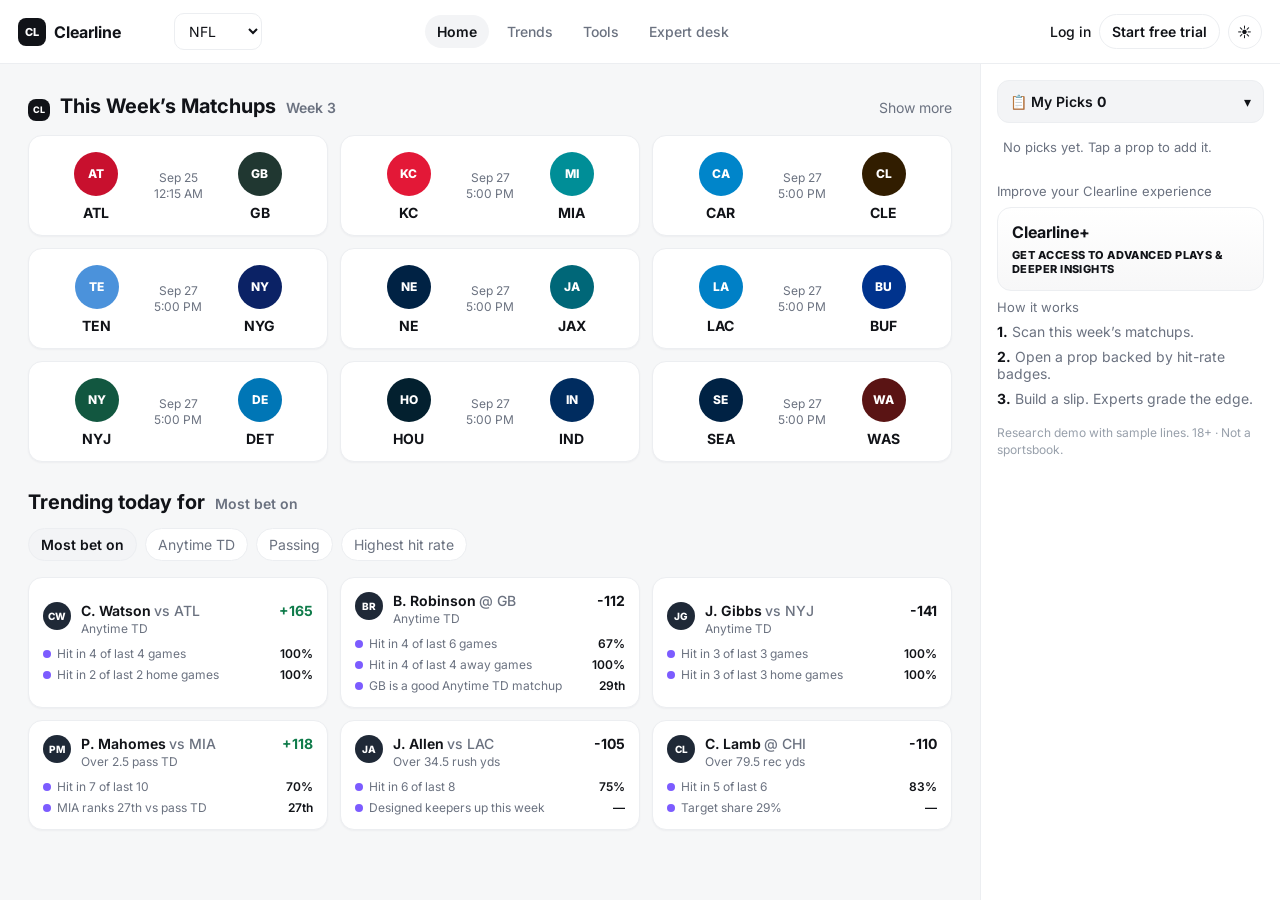
<file: index.html>
<!DOCTYPE html>
<html lang="en">
<head>
  <meta charset="UTF-8" />
  <meta name="viewport" content="width=device-width, initial-scale=1" />
  <title>Clearline — Find your next play</title>
  <meta name="description" content="Hit rates, matchup trends, and prop research in one board. Built for everyday sports fans." />
  <link rel="preconnect" href="https://fonts.googleapis.com" />
  <link rel="preconnect" href="https://fonts.gstatic.com" crossorigin />
  <link href="https://fonts.googleapis.com/css2?family=Inter:wght@400;500;600;700;800&display=swap" rel="stylesheet" />
  <link rel="stylesheet" href="styles.css" />
  <script async defer src="https://js.whop.com/static/checkout/loader.js"></script>
</head>
<body>
  <header class="topbar">
    <div class="brand">
      <span class="logo" aria-hidden="true">CL</span>
      <strong>Clearline</strong>
    </div>
    <label class="league">
      <select id="league-select" aria-label="League">
        <option value="nfl">NFL</option>
        <option value="nba">NBA</option>
        <option value="mlb">MLB</option>
      </select>
    </label>
    <nav class="main-nav">
      <button class="nav-link active" data-view="home">Home</button>
      <button class="nav-link" data-view="trends">Trends</button>
      <button class="nav-link" data-view="tools">Tools</button>
      <button class="nav-link" data-view="desk">Expert desk</button>
    </nav>
    <div class="top-actions">
      <button class="text-btn" type="button">Log in</button>
      <button class="pill-btn" id="open-trial" type="button">Start free trial</button>
      <button class="icon-round" id="theme-toggle" type="button" aria-label="Toggle theme">☀</button>
    </div>
  </header>
  <div class="shell">
    <main class="board" id="board"></main>
    <aside class="rail">
      <button class="picks-toggle" id="picks-toggle" type="button">
        <span>📋 My Picks <b id="pick-count">0</b></span>
        <span>▾</span>
      </button>
      <div class="picks-list" id="picks-list">
        <p class="empty">No picks yet. Tap a prop to add it.</p>
      </div>
      <p class="rail-label">Improve your Clearline experience</p>
      <button class="upsell" id="open-plus" type="button">
        <strong>Clearline+</strong>
        <span>GET ACCESS TO ADVANCED PLAYS &amp; DEEPER INSIGHTS</span>
      </button>
      <p class="rail-label">How it works</p>
      <div class="how">
        <p><b>1.</b> Scan this week’s matchups.</p>
        <p><b>2.</b> Open a prop backed by hit-rate badges.</p>
        <p><b>3.</b> Build a slip. Experts grade the edge.</p>
      </div>
      <p class="fine">Research demo with sample lines. 18+ · Not a sportsbook.</p>
    </aside>
  </div>
  <div class="overlay" id="checkout" hidden>
    <div class="sheet">
      <div class="sheet-bar">
        <div>
          <p class="eyebrow" id="sheet-label">Clearline+</p>
          <h3>Start your 7-day trial</h3>
        </div>
        <button class="icon-round" id="close-checkout" type="button" aria-label="Close">✕</button>
      </div>
      <div class="plan-switch">
        <button type="button" class="on" data-open="plus">Plus · $15/mo</button>
        <button type="button" data-open="pro">Pro · $29/mo</button>
      </div>
      <div class="embed" id="embed-plus">
        <div data-whop-checkout-plan-id="plan_bGYYRTE4ToRts" data-whop-checkout-theme="light" data-whop-checkout-return-url=""></div>
      </div>
      <div class="embed" id="embed-pro" hidden>
        <div data-whop-checkout-plan-id="plan_VX3DvBozL196V" data-whop-checkout-theme="light" data-whop-checkout-return-url=""></div>
      </div>
    </div>
  </div>
  <script src="app.js"></script>
</body>
</html>
</file>
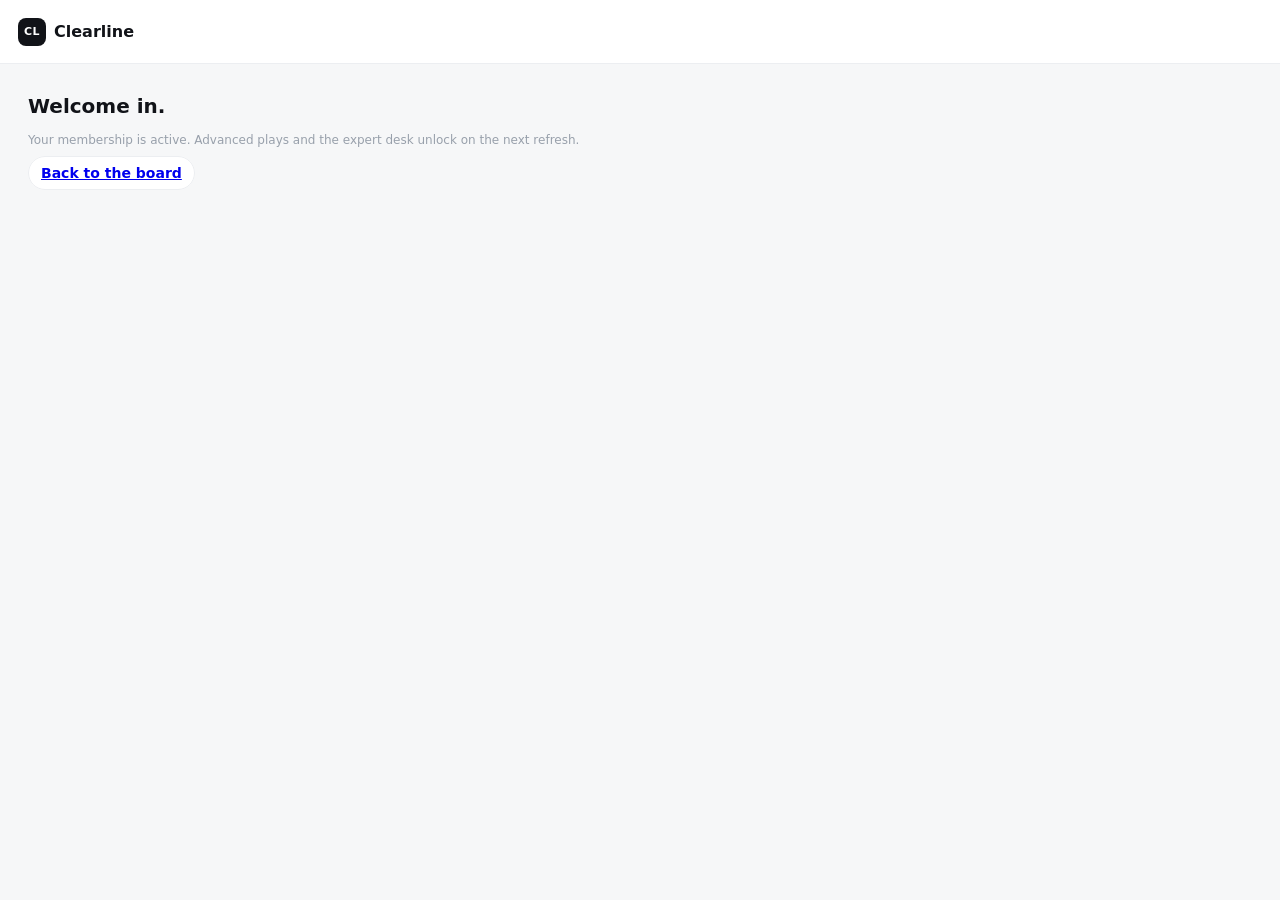
<file: success.html>
<!DOCTYPE html>
<html lang="en">
<head>
  <meta charset="UTF-8" />
  <meta name="viewport" content="width=device-width, initial-scale=1" />
  <title>You're in — Clearline</title>
  <link rel="stylesheet" href="styles.css" />
</head>
<body>
  <header class="topbar">
    <div class="brand"><span class="logo">CL</span><strong>Clearline</strong></div>
  </header>
  <main class="board">
    <div class="section-head"><h2>Welcome in.</h2></div>
    <p class="fine">Your membership is active. Advanced plays and the expert desk unlock on the next refresh.</p>
    <p style="margin-top:16px"><a class="pill-btn" href="/">Back to the board</a></p>
  </main>
</body>
</html>
</file>
<file: styles.css>
:root {
  --bg: #f6f7f8;
  --panel: #ffffff;
  --ink: #111318;
  --muted: #6b7280;
  --line: #eceef1;
  --soft: #f3f4f6;
  --accent: #111318;
  --good: #0f7b4a;
  --bad: #c2413b;
  --chip: #eef0f3;
  --shadow: 0 1px 2px rgba(16,24,40,.04);
  --radius: 14px;
}
body.dark {
  --bg: #0e1014;
  --panel: #171a21;
  --ink: #f4f6f8;
  --muted: #9aa3b2;
  --line: #262b35;
  --soft: #1d222c;
  --accent: #f4f6f8;
  --chip: #232833;
  --shadow: none;
}
* { box-sizing: border-box; margin: 0; padding: 0; }
html, body { min-height: 100%; }
body {
  font-family: Inter, ui-sans-serif, system-ui, sans-serif;
  background: var(--bg);
  color: var(--ink);
  font-size: 14px;
}
button, select { font: inherit; color: inherit; }
.topbar {
  position: sticky; top: 0; z-index: 20;
  height: 64px; display: flex; align-items: center; gap: 16px;
  padding: 0 18px;
  background: var(--panel);
  border-bottom: 1px solid var(--line);
}
.brand { display: flex; align-items: center; gap: 8px; min-width: 140px; }
.logo {
  width: 28px; height: 28px; border-radius: 8px;
  display: grid; place-items: center;
  background: #111318; color: #fff; font-size: 11px; font-weight: 800;
  letter-spacing: .04em;
}
body.dark .logo { background: #f4f6f8; color: #111; }
.brand strong { font-size: 16px; }
.league select {
  border: 1px solid var(--line); background: var(--panel);
  border-radius: 10px; padding: 8px 10px; min-width: 88px;
}
.main-nav { margin: 0 auto; display: flex; gap: 6px; }
.nav-link {
  background: transparent; border: 0; padding: 8px 12px;
  border-radius: 999px; color: var(--muted); cursor: pointer; font-weight: 500;
}
.nav-link.active { color: var(--ink); background: var(--soft); font-weight: 600; }
.top-actions { margin-left: auto; display: flex; align-items: center; gap: 8px; }
.text-btn { background: none; border: 0; cursor: pointer; font-weight: 500; }
.pill-btn {
  border: 1px solid var(--line); background: var(--panel);
  border-radius: 999px; padding: 8px 12px; cursor: pointer; font-weight: 600;
}
.icon-round {
  width: 34px; height: 34px; border-radius: 999px;
  border: 1px solid var(--line); background: var(--panel); cursor: pointer;
}
.shell {
  display: grid;
  grid-template-columns: 1fr 300px;
  min-height: calc(100vh - 64px);
}
.board { padding: 22px 28px 60px; }
.rail {
  border-left: 1px solid var(--line);
  background: var(--panel);
  padding: 16px 16px 40px;
}
.section-head {
  display: flex; align-items: baseline; gap: 10px; margin: 8px 0 14px;
}
.section-head h2 { font-size: 20px; font-weight: 700; }
.section-head .week { color: var(--muted); font-weight: 600; }
.section-head .more { margin-left: auto; color: var(--muted); background: none; border: 0; cursor: pointer; }
.games {
  display: grid; grid-template-columns: repeat(3, minmax(0, 1fr)); gap: 12px;
}
.game {
  background: var(--panel); border: 1px solid var(--line);
  border-radius: var(--radius); padding: 16px 10px 14px;
  display: grid; grid-template-columns: 1fr auto 1fr; align-items: center;
  box-shadow: var(--shadow); cursor: pointer;
}
.game .side { text-align: center; }
.badge-team {
  width: 44px; height: 44px; border-radius: 50%;
  display: grid; place-items: center; margin: 0 auto 8px;
  font-weight: 800; font-size: 12px; color: #fff;
}
.game .abbr { font-weight: 700; }
.game .when { text-align: center; color: var(--muted); font-size: 12px; line-height: 1.35; }
.props { display: grid; grid-template-columns: repeat(3, minmax(0, 1fr)); gap: 12px; }
.prop {
  background: var(--panel); border: 1px solid var(--line);
  border-radius: var(--radius); padding: 14px; box-shadow: var(--shadow);
  cursor: pointer; text-align: left; width: 100%;
}
.prop:hover, .game:hover { border-color: #d5d8de; }
.prop-top { display: flex; gap: 10px; align-items: flex-start; }
.avatar {
  width: 28px; height: 28px; border-radius: 50%;
  display: grid; place-items: center; color: #fff; font-size: 10px; font-weight: 800; flex: none;
}
.who { font-weight: 650; }
.vs { color: var(--muted); font-weight: 500; }
.market { color: var(--muted); font-size: 12px; margin-top: 2px; }
.odds { margin-left: auto; font-weight: 700; }
.odds.pos { color: var(--good); }
.odds.neg { color: var(--ink); }
.hits { margin-top: 10px; display: grid; gap: 6px; }
.hit { display: flex; justify-content: space-between; gap: 8px; color: var(--muted); font-size: 12px; }
.hit b { color: var(--ink); font-weight: 600; }
.dot { width: 8px; height: 8px; border-radius: 99px; background: #7c5cff; display: inline-block; margin-right: 6px; }
.filter-row { display: flex; gap: 8px; margin: 0 0 16px; flex-wrap: wrap; }
.chip {
  border: 1px solid var(--line); background: var(--panel);
  border-radius: 999px; padding: 7px 12px; cursor: pointer; color: var(--muted);
}
.chip.on { background: var(--soft); color: var(--ink); font-weight: 600; }
.picks-toggle {
  width: 100%; display: flex; justify-content: space-between;
  border: 1px solid var(--line); background: var(--soft);
  border-radius: 12px; padding: 12px; cursor: pointer; font-weight: 600;
}
.picks-list { margin: 10px 0 22px; display: grid; gap: 8px; }
.empty { color: var(--muted); font-size: 13px; padding: 6px; }
.pick-row {
  border: 1px solid var(--line); border-radius: 12px; padding: 10px;
  display: flex; justify-content: space-between; gap: 8px; align-items: start;
}
.pick-row button { border: 0; background: none; cursor: pointer; color: var(--muted); }
.rail-label { color: var(--muted); font-size: 13px; margin: 8px 0; }
.upsell {
  width: 100%; text-align: left; border: 1px solid var(--line);
  border-radius: 14px; padding: 14px; background:
    linear-gradient(180deg, #fff, #f7f7f8);
  cursor: pointer;
}
body.dark .upsell { background: var(--soft); }
.upsell strong { display: block; font-size: 16px; margin-bottom: 6px; }
.upsell span { display: block; font-size: 11px; letter-spacing: .04em; font-weight: 800; }
.how { display: grid; gap: 8px; color: var(--muted); margin-bottom: 18px; }
.how b { color: var(--ink); }
.fine { color: #98a0ab; font-size: 12px; line-height: 1.4; }
.overlay {
  position: fixed; inset: 0; background: rgba(10,12,16,.45);
  display: none; place-items: center; z-index: 40; padding: 18px;
}
.overlay.is-open { display: grid; }
.overlay[hidden] { display: none !important; }
.sheet {
  width: min(560px, 100%); background: var(--panel);
  border: 1px solid var(--line); border-radius: 18px; padding: 16px;
  max-height: 90vh; overflow: auto;
}
.sheet-bar { display: flex; justify-content: space-between; align-items: start; margin-bottom: 12px; }
.sheet h3 { font-size: 22px; }
.eyebrow { font-size: 11px; letter-spacing: .12em; text-transform: uppercase; color: var(--muted); font-weight: 700; margin-bottom: 4px; }
.plan-switch { display: flex; gap: 8px; margin-bottom: 12px; }
.plan-switch button {
  border: 1px solid var(--line); background: var(--panel);
  border-radius: 999px; padding: 7px 12px; cursor: pointer;
}
.plan-switch .on { background: var(--soft); font-weight: 700; }
.embed { min-height: 420px; }
.card-list { display: grid; gap: 10px; }
.row-card {
  background: var(--panel); border: 1px solid var(--line);
  border-radius: 14px; padding: 14px 16px;
  display: flex; justify-content: space-between; gap: 12px; align-items: center;
}
.locked { opacity: .72; }
.lock { font-size: 12px; color: var(--muted); }
.desk-grid { display: grid; grid-template-columns: 1.2fr .8fr; gap: 16px; }
.task {
  border: 1px solid var(--line); border-radius: 14px; padding: 16px; background: var(--panel);
}
.task h3 { margin: 6px 0 8px; }
@media (max-width: 1100px) {
  .games, .props { grid-template-columns: 1fr; }
  .shell { grid-template-columns: 1fr; }
  .rail { border-left: 0; border-top: 1px solid var(--line); }
  .main-nav { display: none; }
  .desk-grid { grid-template-columns: 1fr; }
}
</file>
